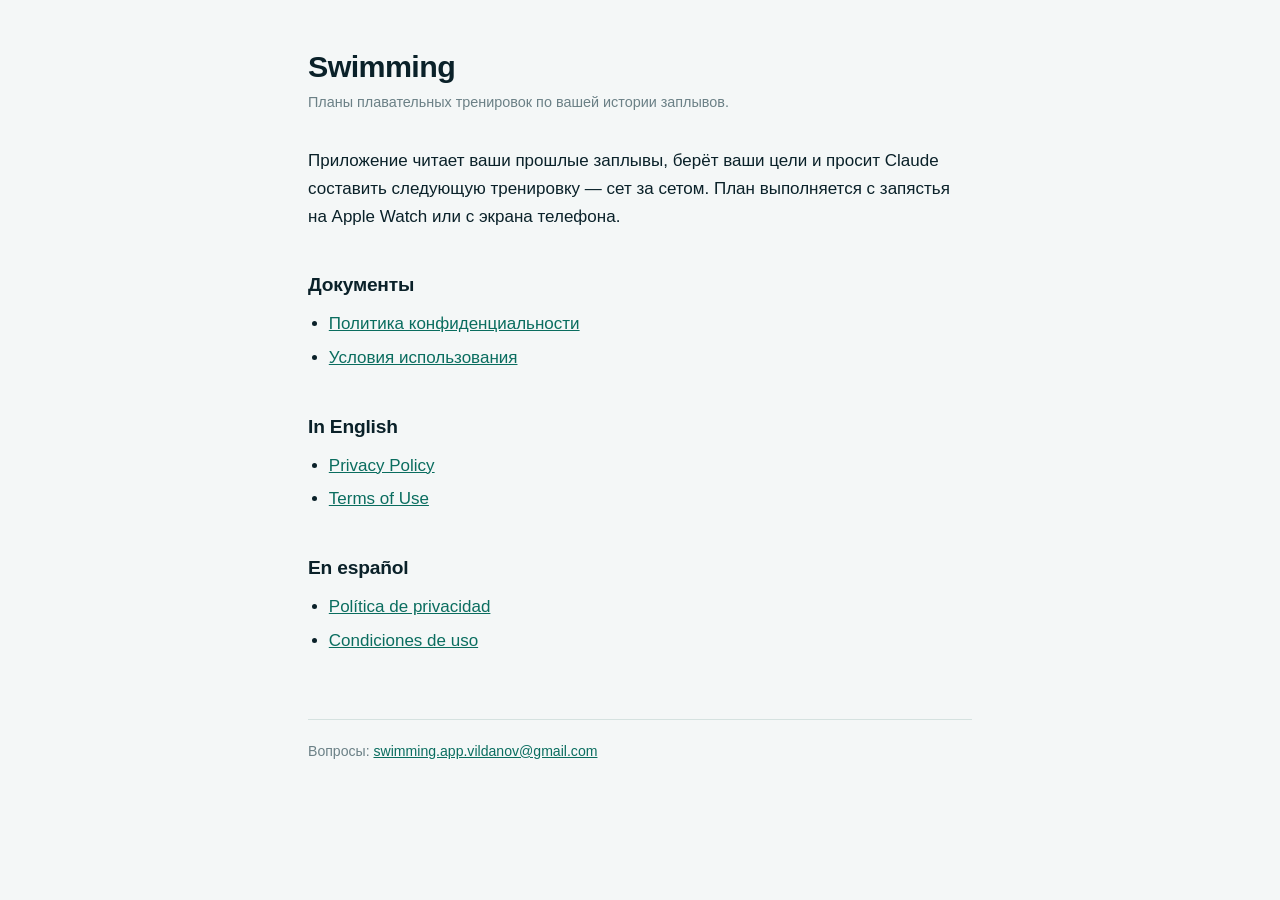
<file: index.html>
<!doctype html>
<html lang="ru">
<head>
<meta charset="utf-8">
<meta name="viewport" content="width=device-width, initial-scale=1">
<title>Swimming</title>
<link rel="stylesheet" href="style.css">
</head>
<body>
<main>

<h1>Swimming</h1>
<p class="updated">Планы плавательных тренировок по вашей истории заплывов.</p>

<p>
  Приложение читает ваши прошлые заплывы, берёт ваши цели и просит Claude составить следующую
  тренировку — сет за сетом. План выполняется с запястья на Apple Watch или с экрана телефона.
</p>

<h2>Документы</h2>
<ul>
  <li><a href="privacy.html">Политика конфиденциальности</a></li>
  <li><a href="terms.html">Условия использования</a></li>
</ul>

<h2 lang="en">In English</h2>
<ul lang="en">
  <li><a href="privacy.html#en">Privacy Policy</a></li>
  <li><a href="terms.html#en">Terms of Use</a></li>
</ul>

<h2 lang="es">En español</h2>
<ul lang="es">
  <li><a href="privacy.html#es">Política de privacidad</a></li>
  <li><a href="terms.html#es">Condiciones de uso</a></li>
</ul>

<footer>
  Вопросы: <a href="mailto:swimming.app.vildanov@gmail.com">swimming.app.vildanov@gmail.com</a>
</footer>

</main>
</body>
</html>
</file>
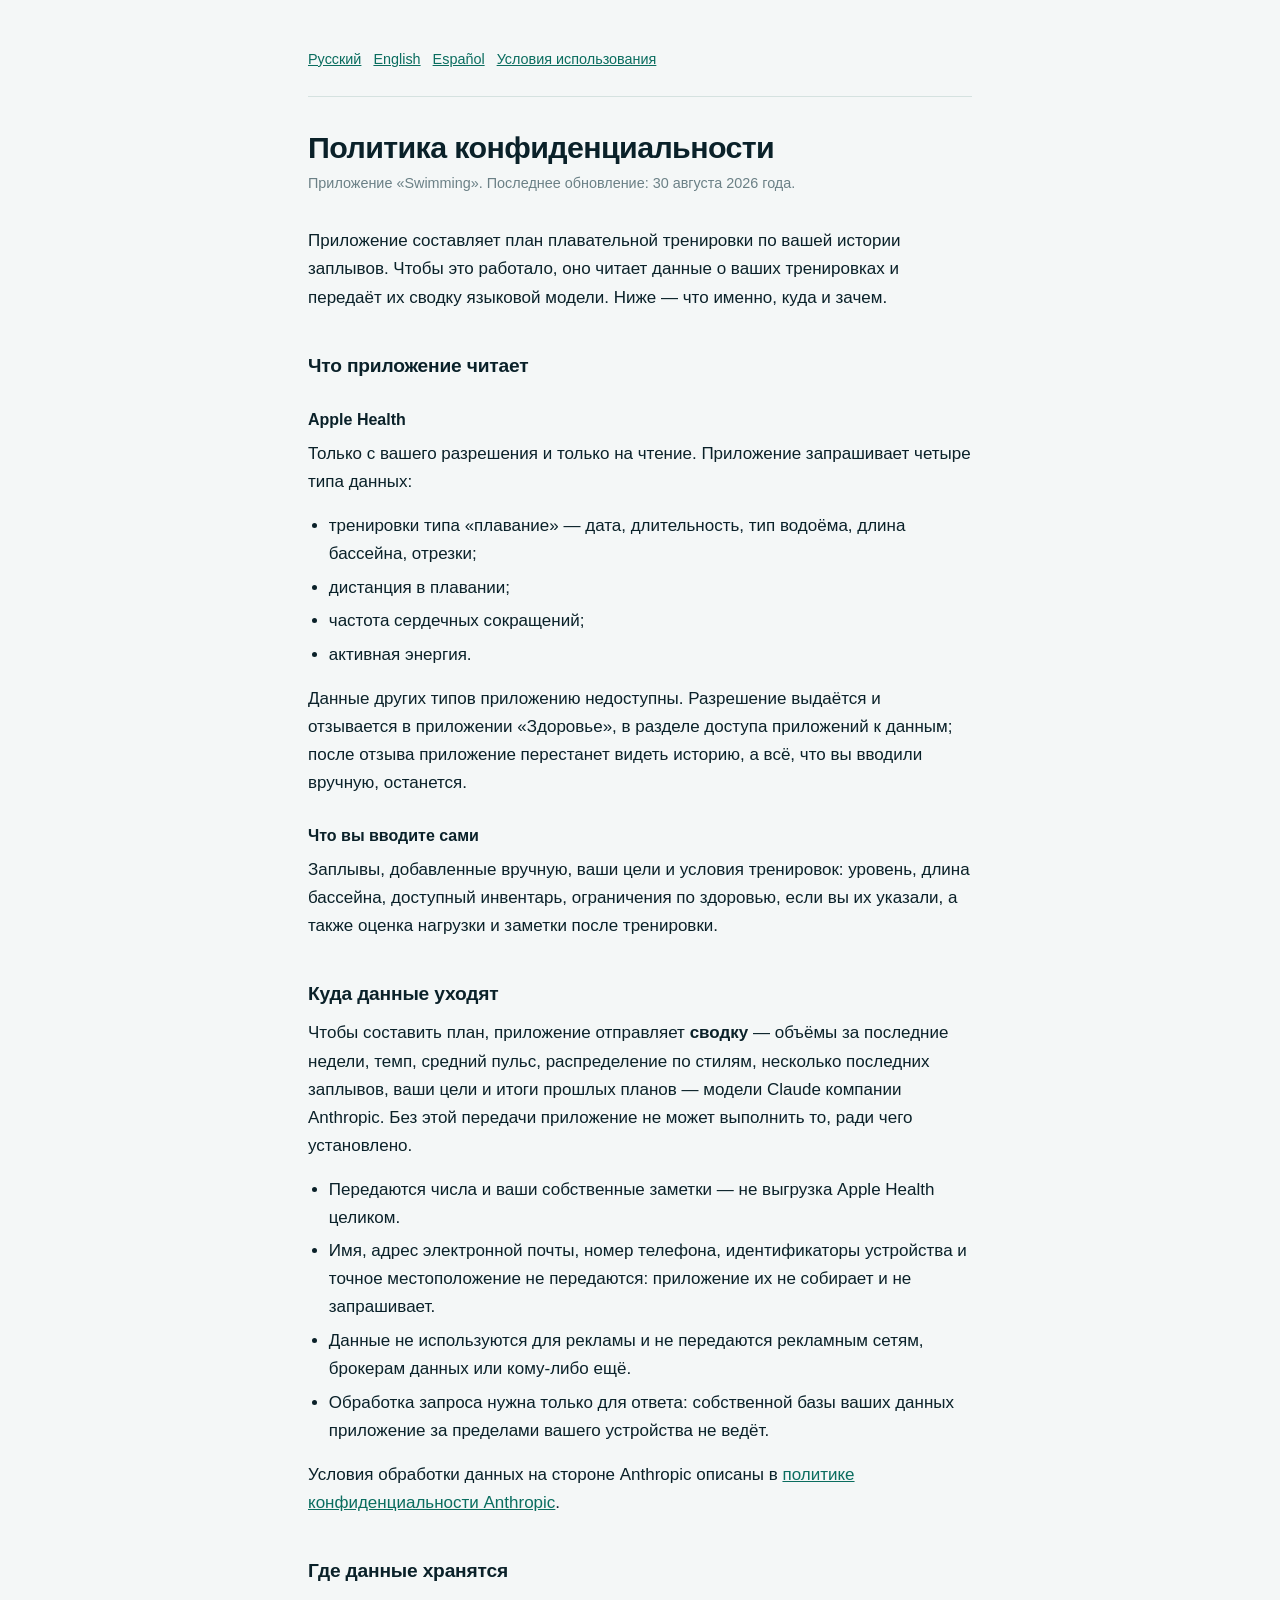
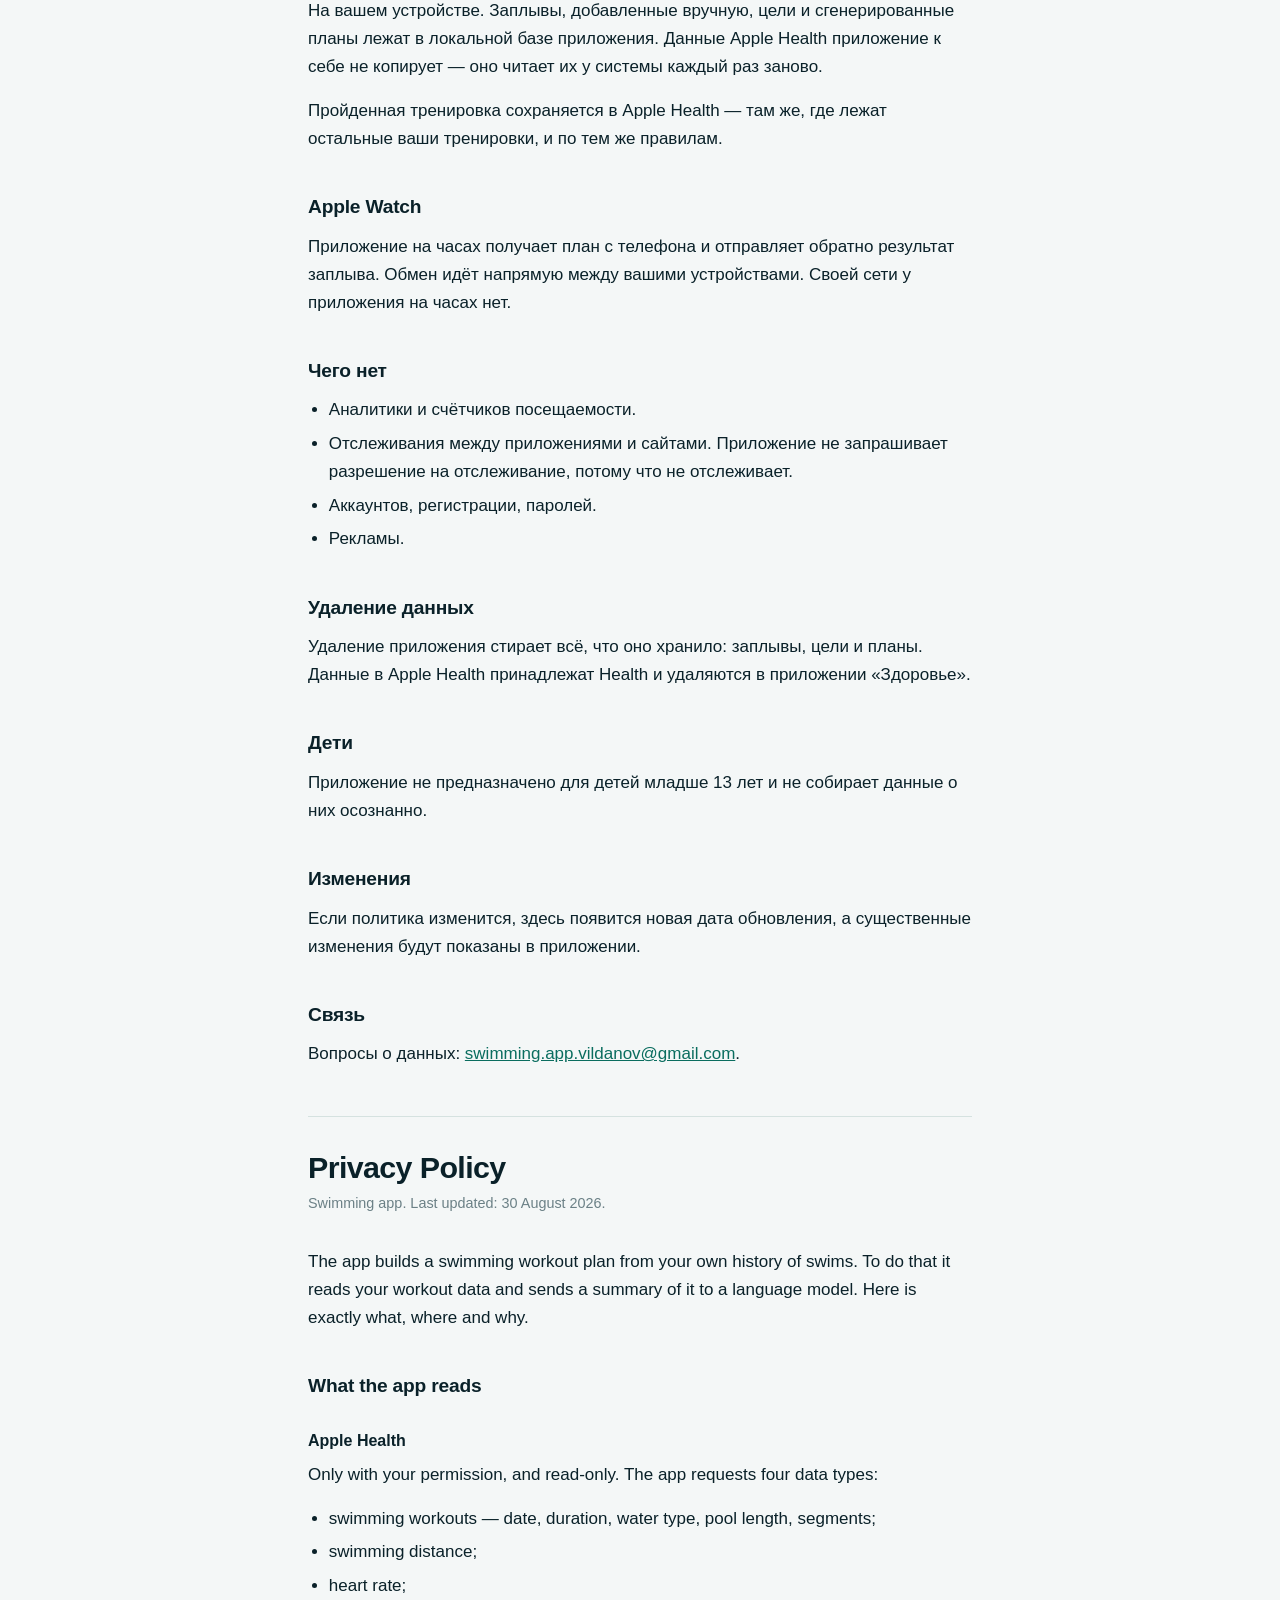
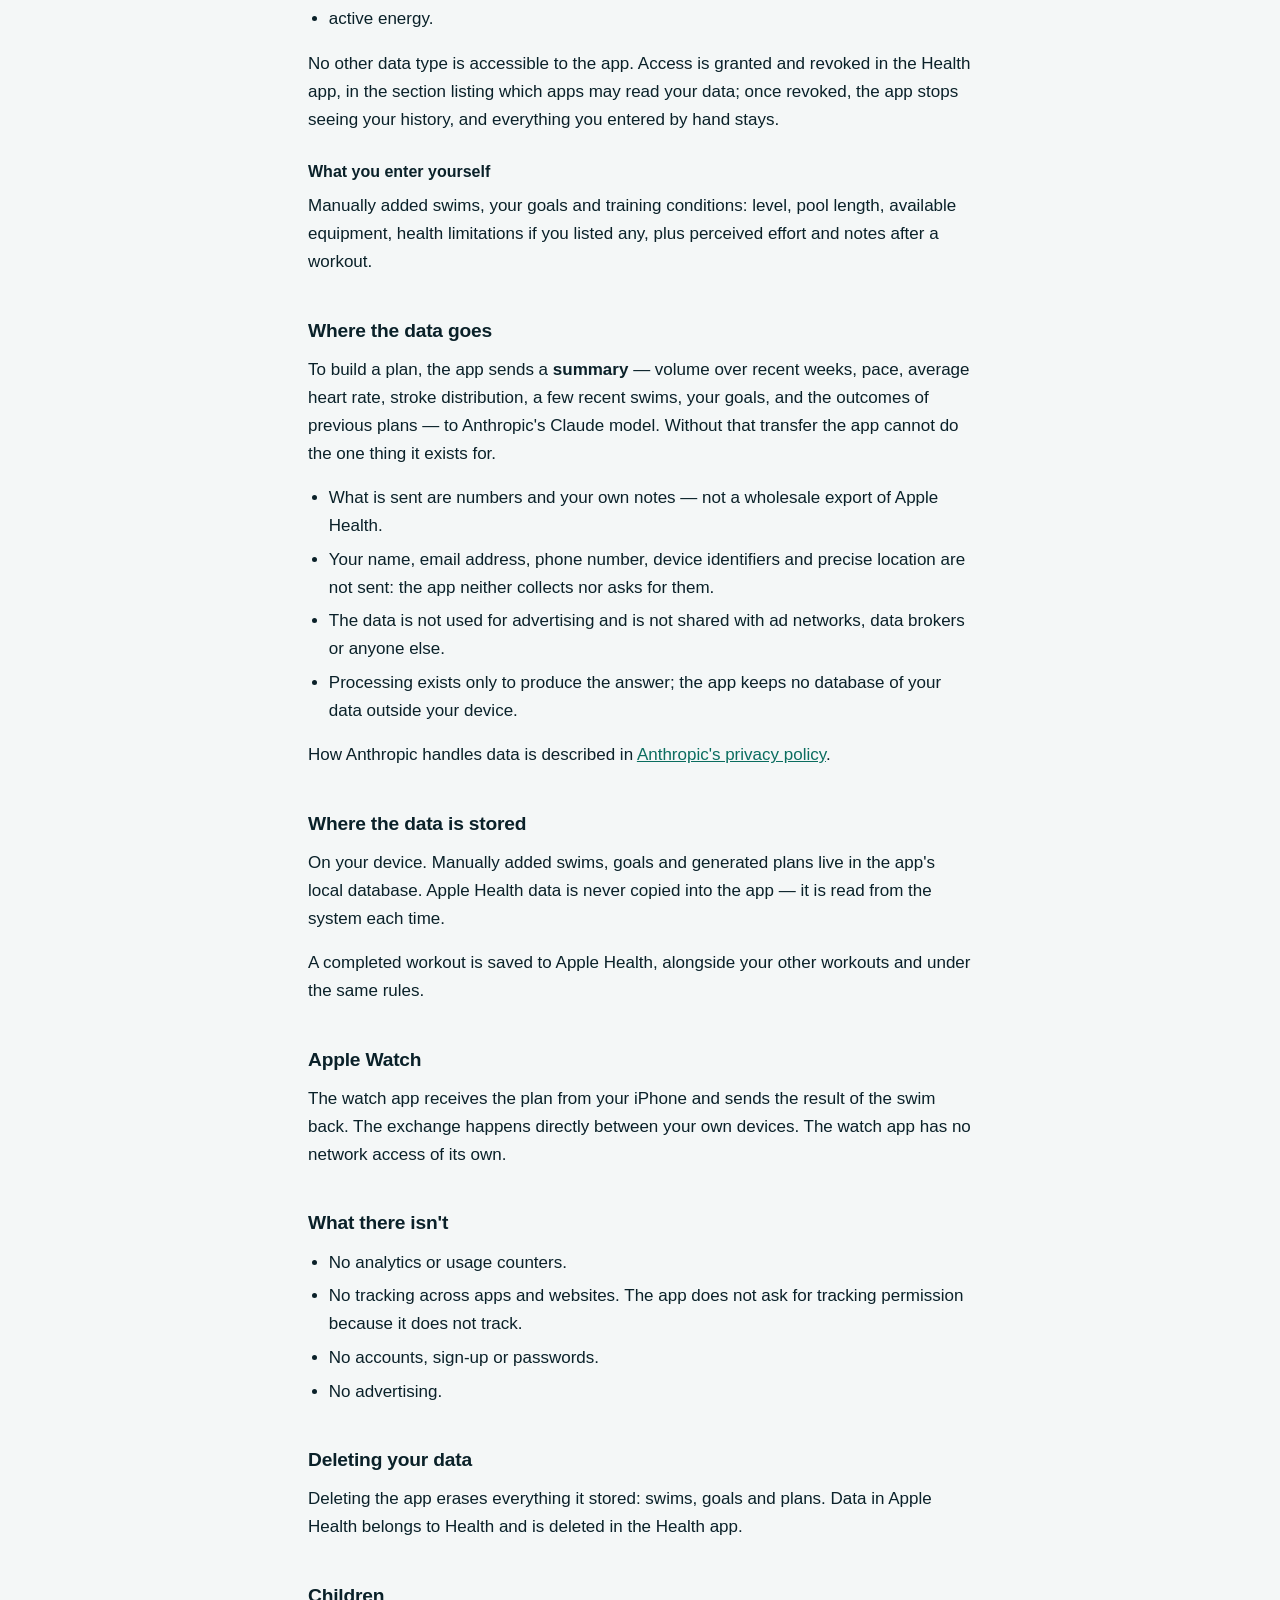
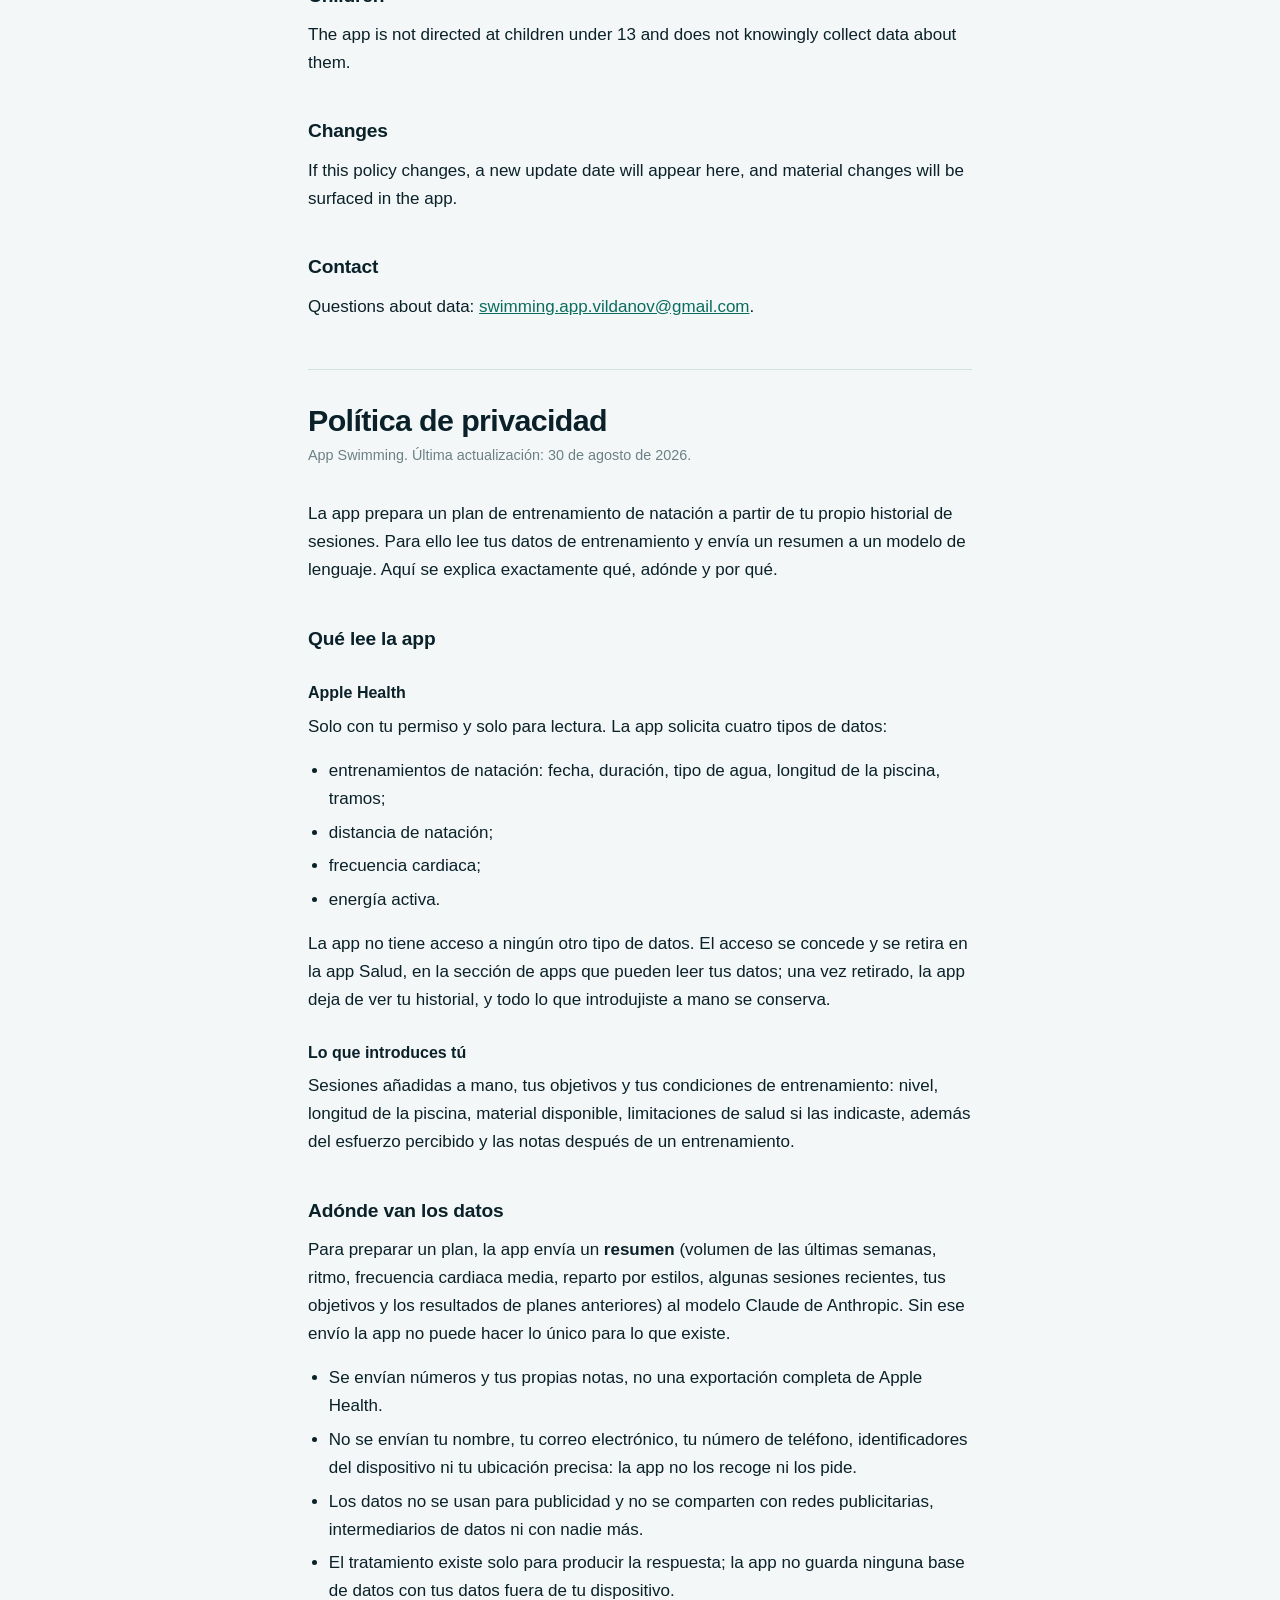
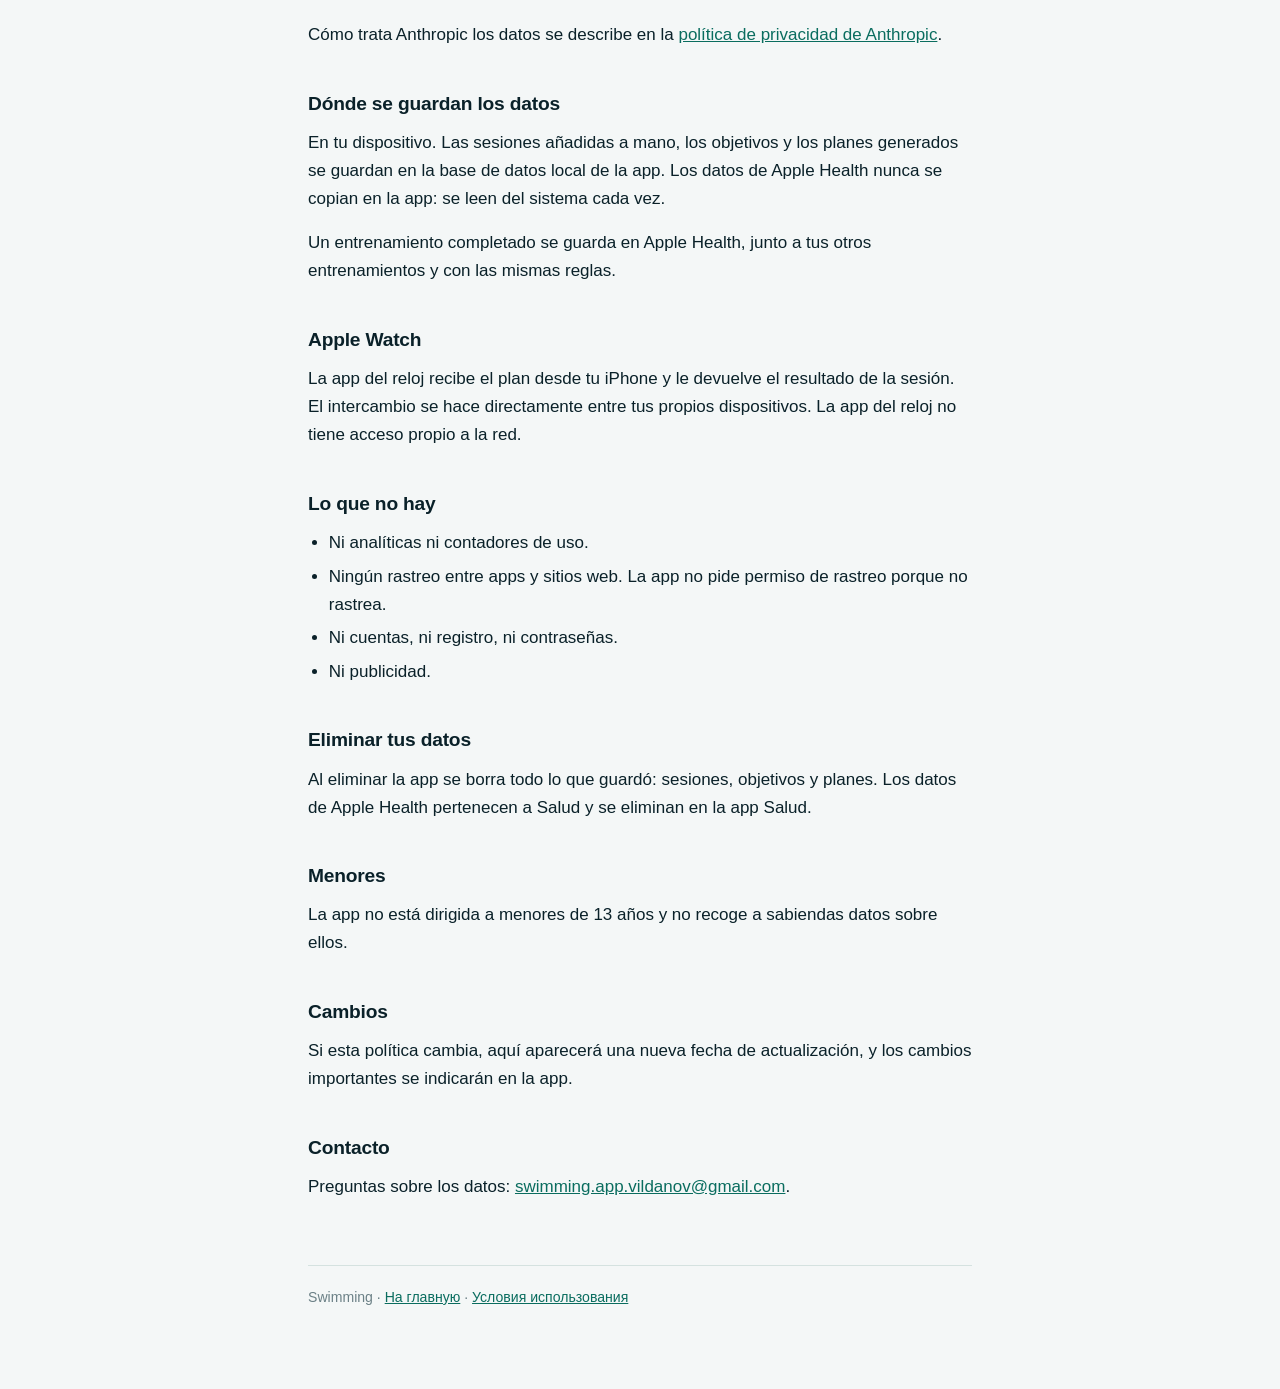
<file: privacy.html>
<!doctype html>
<html lang="ru">
<head>
<meta charset="utf-8">
<meta name="viewport" content="width=device-width, initial-scale=1">
<title>Swimming — Политика конфиденциальности</title>
<link rel="stylesheet" href="style.css">
</head>
<body>
<main>

<nav class="lang">
  <a href="#ru">Русский</a>
  <a href="#en">English</a>
  <a href="#es">Español</a>
  <a href="terms.html">Условия использования</a>
</nav>

<!-- ===================== РУССКИЙ ===================== -->
<section class="section" id="ru">

<h1>Политика конфиденциальности</h1>
<p class="updated">Приложение «Swimming». Последнее обновление: 30 августа 2026 года.</p>

<p>
  Приложение составляет план плавательной тренировки по вашей истории заплывов. Чтобы это
  работало, оно читает данные о ваших тренировках и передаёт их сводку языковой модели.
  Ниже — что именно, куда и зачем.
</p>

<h2>Что приложение читает</h2>

<h3>Apple Health</h3>
<p>Только с вашего разрешения и только на чтение. Приложение запрашивает четыре типа данных:</p>
<ul>
  <li>тренировки типа «плавание» — дата, длительность, тип водоёма, длина бассейна, отрезки;</li>
  <li>дистанция в плавании;</li>
  <li>частота сердечных сокращений;</li>
  <li>активная энергия.</li>
</ul>
<p>
  Данные других типов приложению недоступны. Разрешение выдаётся и отзывается в приложении
  «Здоровье», в разделе доступа приложений к данным; после отзыва приложение перестанет видеть
  историю, а всё, что вы вводили вручную, останется.
</p>

<h3>Что вы вводите сами</h3>
<p>
  Заплывы, добавленные вручную, ваши цели и условия тренировок: уровень, длина бассейна,
  доступный инвентарь, ограничения по здоровью, если вы их указали, а также оценка нагрузки
  и заметки после тренировки.
</p>

<h2>Куда данные уходят</h2>
<p>
  Чтобы составить план, приложение отправляет <strong>сводку</strong> — объёмы за последние недели,
  темп, средний пульс, распределение по стилям, несколько последних заплывов, ваши цели и итоги
  прошлых планов — модели Claude компании Anthropic. Без этой передачи приложение не может
  выполнить то, ради чего установлено.
</p>
<ul>
  <li>Передаются числа и ваши собственные заметки — не выгрузка Apple Health целиком.</li>
  <li>Имя, адрес электронной почты, номер телефона, идентификаторы устройства и точное
      местоположение не передаются: приложение их не собирает и не запрашивает.</li>
  <li>Данные не используются для рекламы и не передаются рекламным сетям, брокерам данных
      или кому-либо ещё.</li>
  <li>Обработка запроса нужна только для ответа: собственной базы ваших данных приложение
      за пределами вашего устройства не ведёт.</li>
</ul>
<p>
  Условия обработки данных на стороне Anthropic описаны в
  <a href="https://www.anthropic.com/legal/privacy">политике конфиденциальности Anthropic</a>.
</p>

<h2>Где данные хранятся</h2>
<p>
  На вашем устройстве. Заплывы, добавленные вручную, цели и сгенерированные планы лежат в локальной
  базе приложения. Данные Apple Health приложение к себе не копирует — оно читает их у системы
  каждый раз заново.
</p>
<p>
  Пройденная тренировка сохраняется в Apple Health — там же, где лежат остальные ваши тренировки,
  и по тем же правилам.
</p>

<h2>Apple Watch</h2>
<p>
  Приложение на часах получает план с телефона и отправляет обратно результат заплыва. Обмен идёт
  напрямую между вашими устройствами. Своей сети у приложения на часах нет.
</p>

<h2>Чего нет</h2>
<ul>
  <li>Аналитики и счётчиков посещаемости.</li>
  <li>Отслеживания между приложениями и сайтами. Приложение не запрашивает разрешение на
      отслеживание, потому что не отслеживает.</li>
  <li>Аккаунтов, регистрации, паролей.</li>
  <li>Рекламы.</li>
</ul>

<h2>Удаление данных</h2>
<p>
  Удаление приложения стирает всё, что оно хранило: заплывы, цели и планы. Данные в Apple Health
  принадлежат Health и удаляются в приложении «Здоровье».
</p>

<h2>Дети</h2>
<p>
  Приложение не предназначено для детей младше 13 лет и не собирает данные о них осознанно.
</p>

<h2>Изменения</h2>
<p>
  Если политика изменится, здесь появится новая дата обновления, а существенные изменения будут
  показаны в приложении.
</p>

<h2>Связь</h2>
<p>
  Вопросы о данных: <a href="mailto:swimming.app.vildanov@gmail.com">swimming.app.vildanov@gmail.com</a>.
</p>

</section>

<!-- ===================== ENGLISH ===================== -->
<section class="section" id="en" lang="en">

<h1>Privacy Policy</h1>
<p class="updated">Swimming app. Last updated: 30 August 2026.</p>

<p>
  The app builds a swimming workout plan from your own history of swims. To do that it reads your
  workout data and sends a summary of it to a language model. Here is exactly what, where and why.
</p>

<h2>What the app reads</h2>

<h3>Apple Health</h3>
<p>Only with your permission, and read-only. The app requests four data types:</p>
<ul>
  <li>swimming workouts — date, duration, water type, pool length, segments;</li>
  <li>swimming distance;</li>
  <li>heart rate;</li>
  <li>active energy.</li>
</ul>
<p>
  No other data type is accessible to the app. Access is granted and revoked in the Health app,
  in the section listing which apps may read your data; once revoked, the app stops seeing your
  history, and everything you entered by hand stays.
</p>

<h3>What you enter yourself</h3>
<p>
  Manually added swims, your goals and training conditions: level, pool length, available equipment,
  health limitations if you listed any, plus perceived effort and notes after a workout.
</p>

<h2>Where the data goes</h2>
<p>
  To build a plan, the app sends a <strong>summary</strong> — volume over recent weeks, pace, average
  heart rate, stroke distribution, a few recent swims, your goals, and the outcomes of previous plans
  — to Anthropic's Claude model. Without that transfer the app cannot do the one thing it exists for.
</p>
<ul>
  <li>What is sent are numbers and your own notes — not a wholesale export of Apple Health.</li>
  <li>Your name, email address, phone number, device identifiers and precise location are not sent:
      the app neither collects nor asks for them.</li>
  <li>The data is not used for advertising and is not shared with ad networks, data brokers or
      anyone else.</li>
  <li>Processing exists only to produce the answer; the app keeps no database of your data outside
      your device.</li>
</ul>
<p>
  How Anthropic handles data is described in
  <a href="https://www.anthropic.com/legal/privacy">Anthropic's privacy policy</a>.
</p>

<h2>Where the data is stored</h2>
<p>
  On your device. Manually added swims, goals and generated plans live in the app's local database.
  Apple Health data is never copied into the app — it is read from the system each time.
</p>
<p>
  A completed workout is saved to Apple Health, alongside your other workouts and under the same
  rules.
</p>

<h2>Apple Watch</h2>
<p>
  The watch app receives the plan from your iPhone and sends the result of the swim back. The
  exchange happens directly between your own devices. The watch app has no network access of its own.
</p>

<h2>What there isn't</h2>
<ul>
  <li>No analytics or usage counters.</li>
  <li>No tracking across apps and websites. The app does not ask for tracking permission because
      it does not track.</li>
  <li>No accounts, sign-up or passwords.</li>
  <li>No advertising.</li>
</ul>

<h2>Deleting your data</h2>
<p>
  Deleting the app erases everything it stored: swims, goals and plans. Data in Apple Health belongs
  to Health and is deleted in the Health app.
</p>

<h2>Children</h2>
<p>
  The app is not directed at children under 13 and does not knowingly collect data about them.
</p>

<h2>Changes</h2>
<p>
  If this policy changes, a new update date will appear here, and material changes will be surfaced
  in the app.
</p>

<h2>Contact</h2>
<p>
  Questions about data: <a href="mailto:swimming.app.vildanov@gmail.com">swimming.app.vildanov@gmail.com</a>.
</p>

</section>

<!-- ===================== ESPAÑOL ===================== -->
<section class="section" id="es" lang="es">

<h1>Política de privacidad</h1>
<p class="updated">App Swimming. Última actualización: 30 de agosto de 2026.</p>

<p>
  La app prepara un plan de entrenamiento de natación a partir de tu propio historial de sesiones.
  Para ello lee tus datos de entrenamiento y envía un resumen a un modelo de lenguaje. Aquí se
  explica exactamente qué, adónde y por qué.
</p>

<h2>Qué lee la app</h2>

<h3>Apple Health</h3>
<p>Solo con tu permiso y solo para lectura. La app solicita cuatro tipos de datos:</p>
<ul>
  <li>entrenamientos de natación: fecha, duración, tipo de agua, longitud de la piscina, tramos;</li>
  <li>distancia de natación;</li>
  <li>frecuencia cardiaca;</li>
  <li>energía activa.</li>
</ul>
<p>
  La app no tiene acceso a ningún otro tipo de datos. El acceso se concede y se retira en la app
  Salud, en la sección de apps que pueden leer tus datos; una vez retirado, la app deja de ver tu
  historial, y todo lo que introdujiste a mano se conserva.
</p>

<h3>Lo que introduces tú</h3>
<p>
  Sesiones añadidas a mano, tus objetivos y tus condiciones de entrenamiento: nivel, longitud de la
  piscina, material disponible, limitaciones de salud si las indicaste, además del esfuerzo
  percibido y las notas después de un entrenamiento.
</p>

<h2>Adónde van los datos</h2>
<p>
  Para preparar un plan, la app envía un <strong>resumen</strong> (volumen de las últimas semanas,
  ritmo, frecuencia cardiaca media, reparto por estilos, algunas sesiones recientes, tus objetivos y
  los resultados de planes anteriores) al modelo Claude de Anthropic. Sin ese envío la app no puede
  hacer lo único para lo que existe.
</p>
<ul>
  <li>Se envían números y tus propias notas, no una exportación completa de Apple Health.</li>
  <li>No se envían tu nombre, tu correo electrónico, tu número de teléfono, identificadores del
      dispositivo ni tu ubicación precisa: la app no los recoge ni los pide.</li>
  <li>Los datos no se usan para publicidad y no se comparten con redes publicitarias,
      intermediarios de datos ni con nadie más.</li>
  <li>El tratamiento existe solo para producir la respuesta; la app no guarda ninguna base de datos
      con tus datos fuera de tu dispositivo.</li>
</ul>
<p>
  Cómo trata Anthropic los datos se describe en la
  <a href="https://www.anthropic.com/legal/privacy">política de privacidad de Anthropic</a>.
</p>

<h2>Dónde se guardan los datos</h2>
<p>
  En tu dispositivo. Las sesiones añadidas a mano, los objetivos y los planes generados se guardan
  en la base de datos local de la app. Los datos de Apple Health nunca se copian en la app: se leen
  del sistema cada vez.
</p>
<p>
  Un entrenamiento completado se guarda en Apple Health, junto a tus otros entrenamientos y con las
  mismas reglas.
</p>

<h2>Apple Watch</h2>
<p>
  La app del reloj recibe el plan desde tu iPhone y le devuelve el resultado de la sesión. El
  intercambio se hace directamente entre tus propios dispositivos. La app del reloj no tiene acceso
  propio a la red.
</p>

<h2>Lo que no hay</h2>
<ul>
  <li>Ni analíticas ni contadores de uso.</li>
  <li>Ningún rastreo entre apps y sitios web. La app no pide permiso de rastreo porque no rastrea.</li>
  <li>Ni cuentas, ni registro, ni contraseñas.</li>
  <li>Ni publicidad.</li>
</ul>

<h2>Eliminar tus datos</h2>
<p>
  Al eliminar la app se borra todo lo que guardó: sesiones, objetivos y planes. Los datos de Apple
  Health pertenecen a Salud y se eliminan en la app Salud.
</p>

<h2>Menores</h2>
<p>
  La app no está dirigida a menores de 13 años y no recoge a sabiendas datos sobre ellos.
</p>

<h2>Cambios</h2>
<p>
  Si esta política cambia, aquí aparecerá una nueva fecha de actualización, y los cambios
  importantes se indicarán en la app.
</p>

<h2>Contacto</h2>
<p>
  Preguntas sobre los datos: <a href="mailto:swimming.app.vildanov@gmail.com">swimming.app.vildanov@gmail.com</a>.
</p>

</section>

<footer>
  Swimming · <a href="index.html">На главную</a> · <a href="terms.html">Условия использования</a>
</footer>

</main>
</body>
</html>
</file>
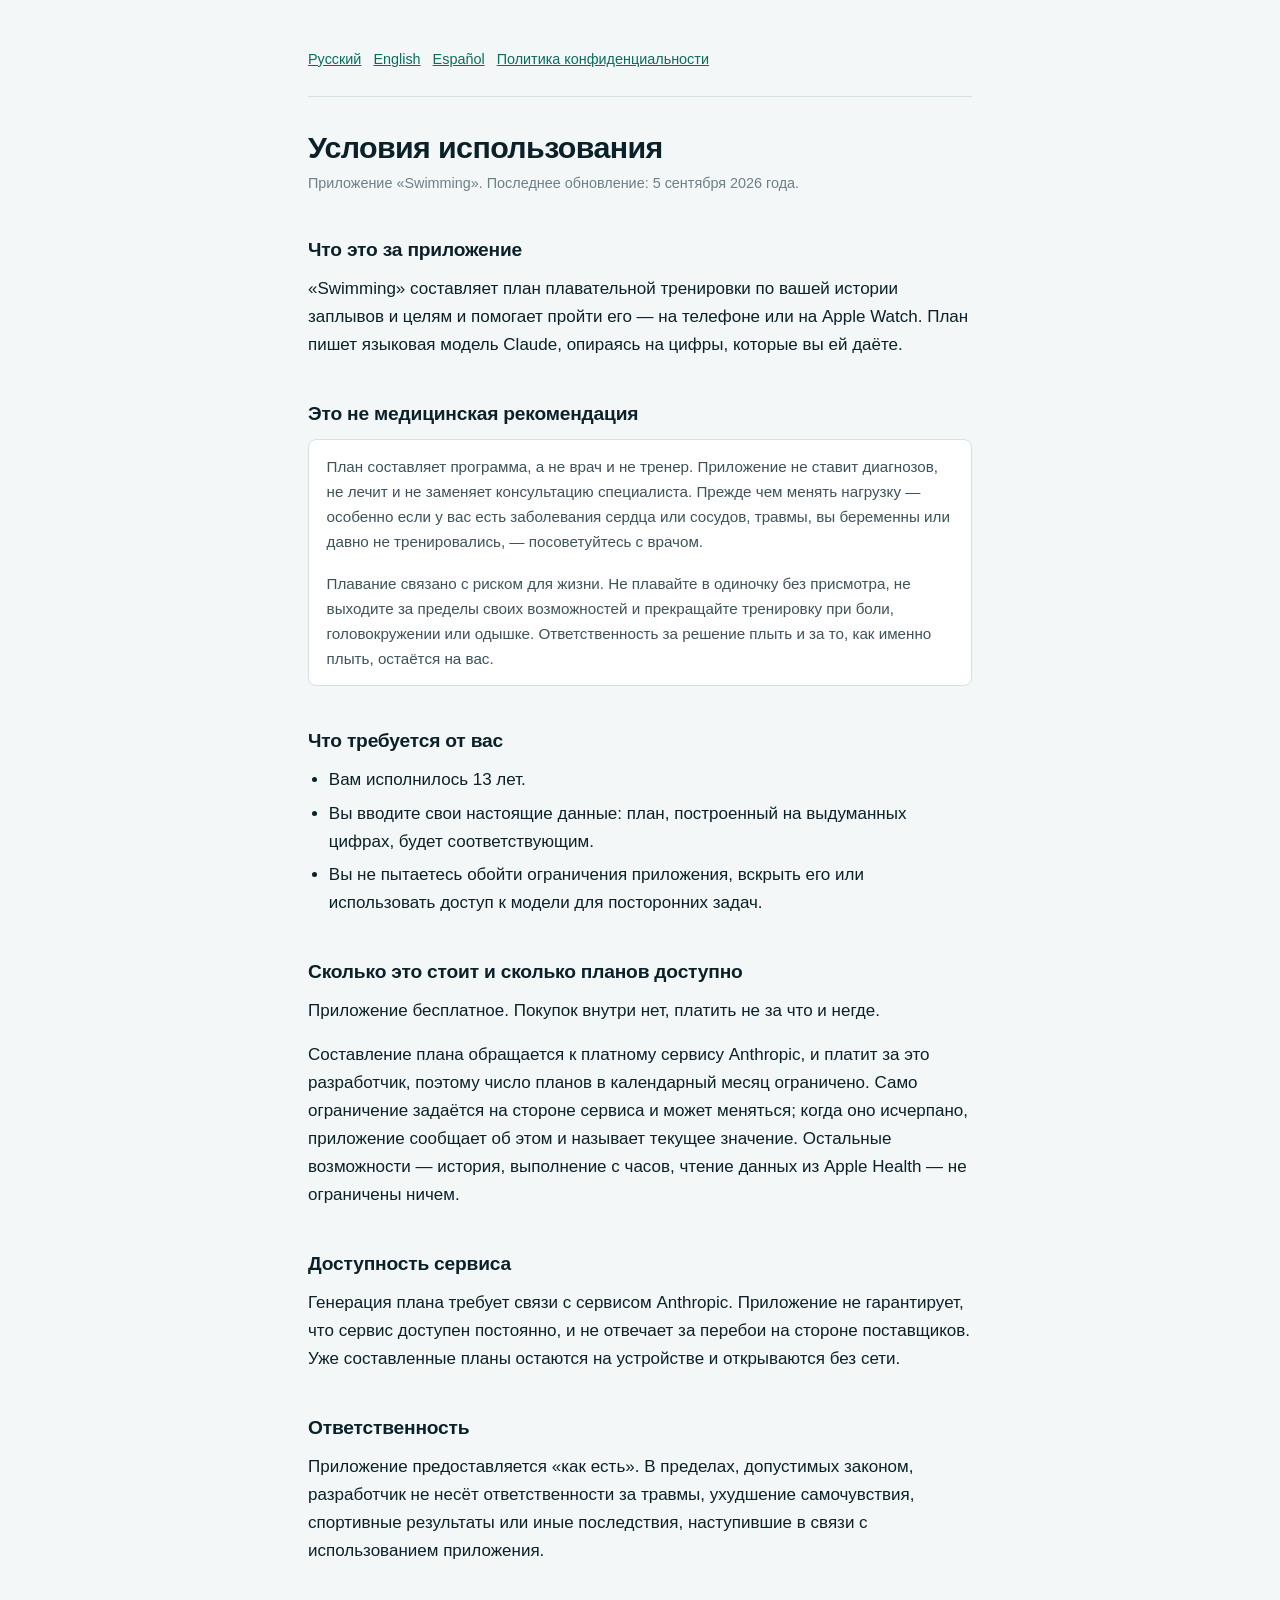
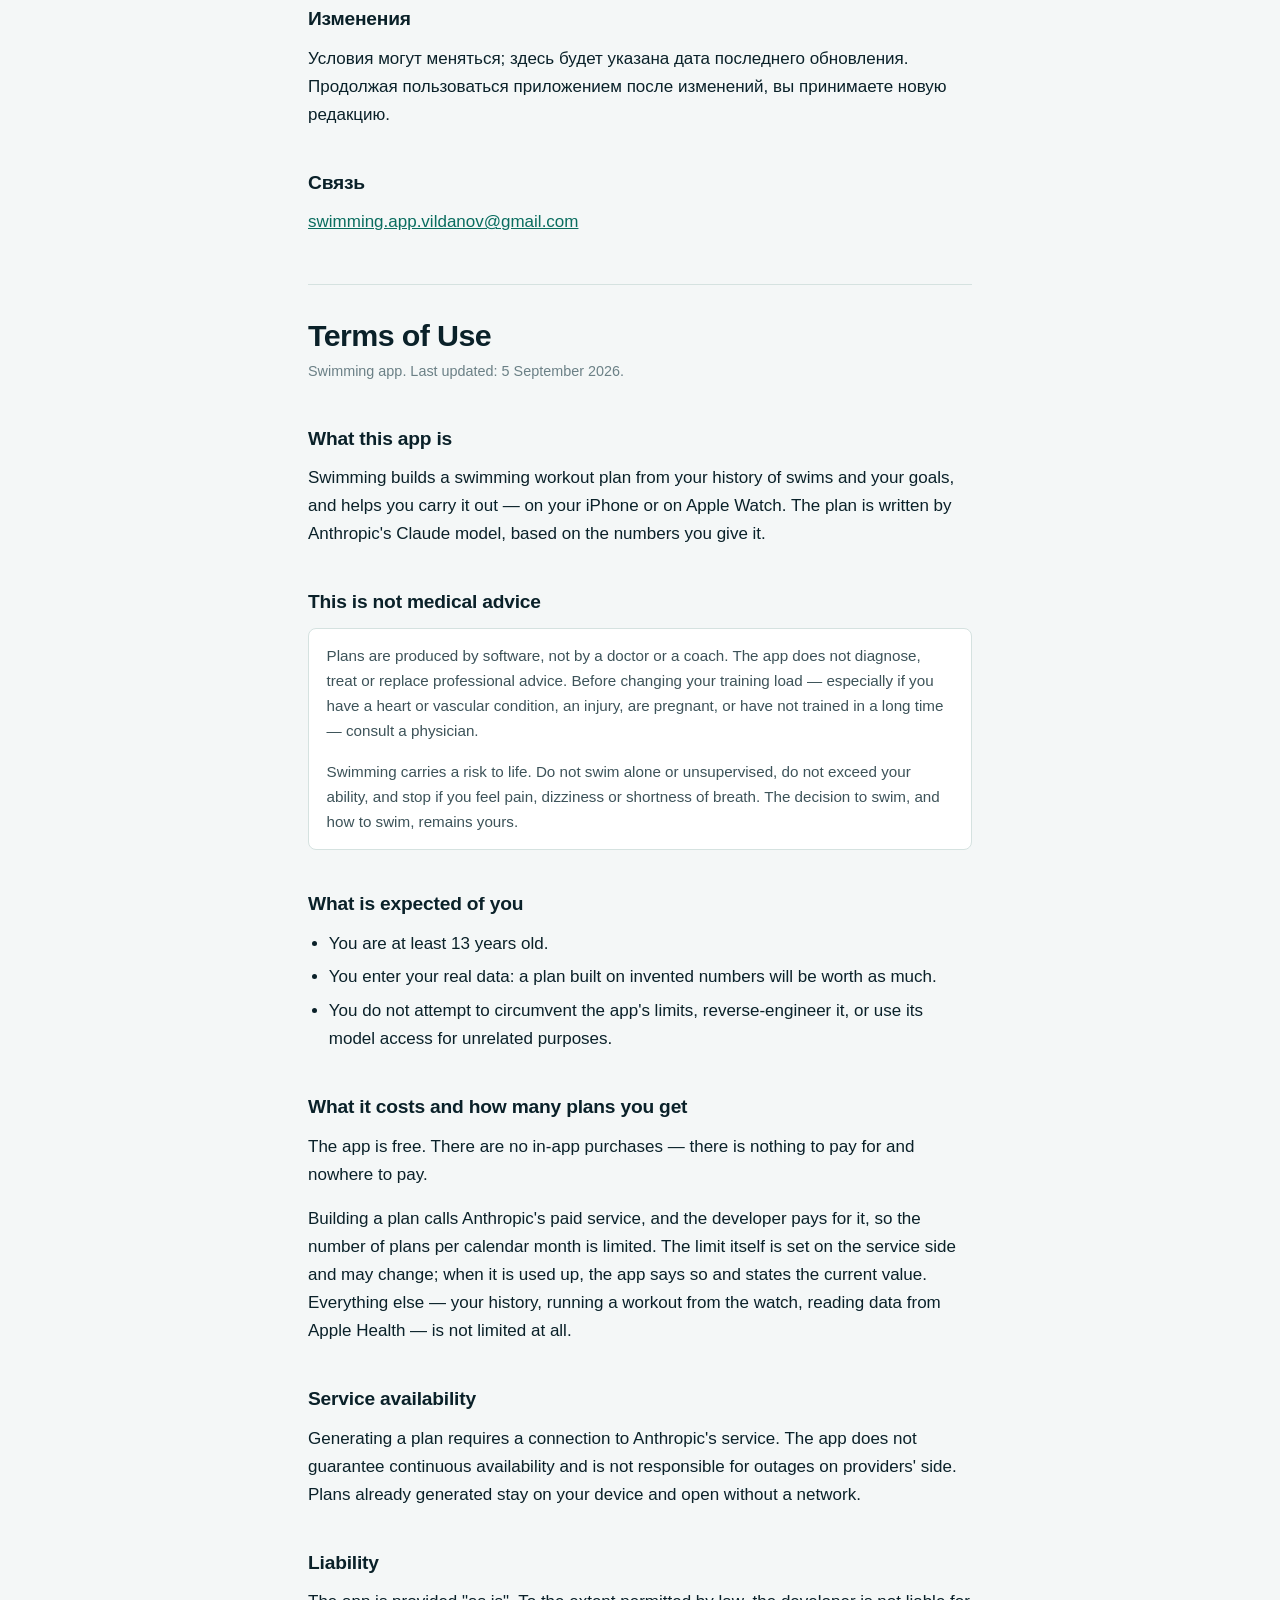
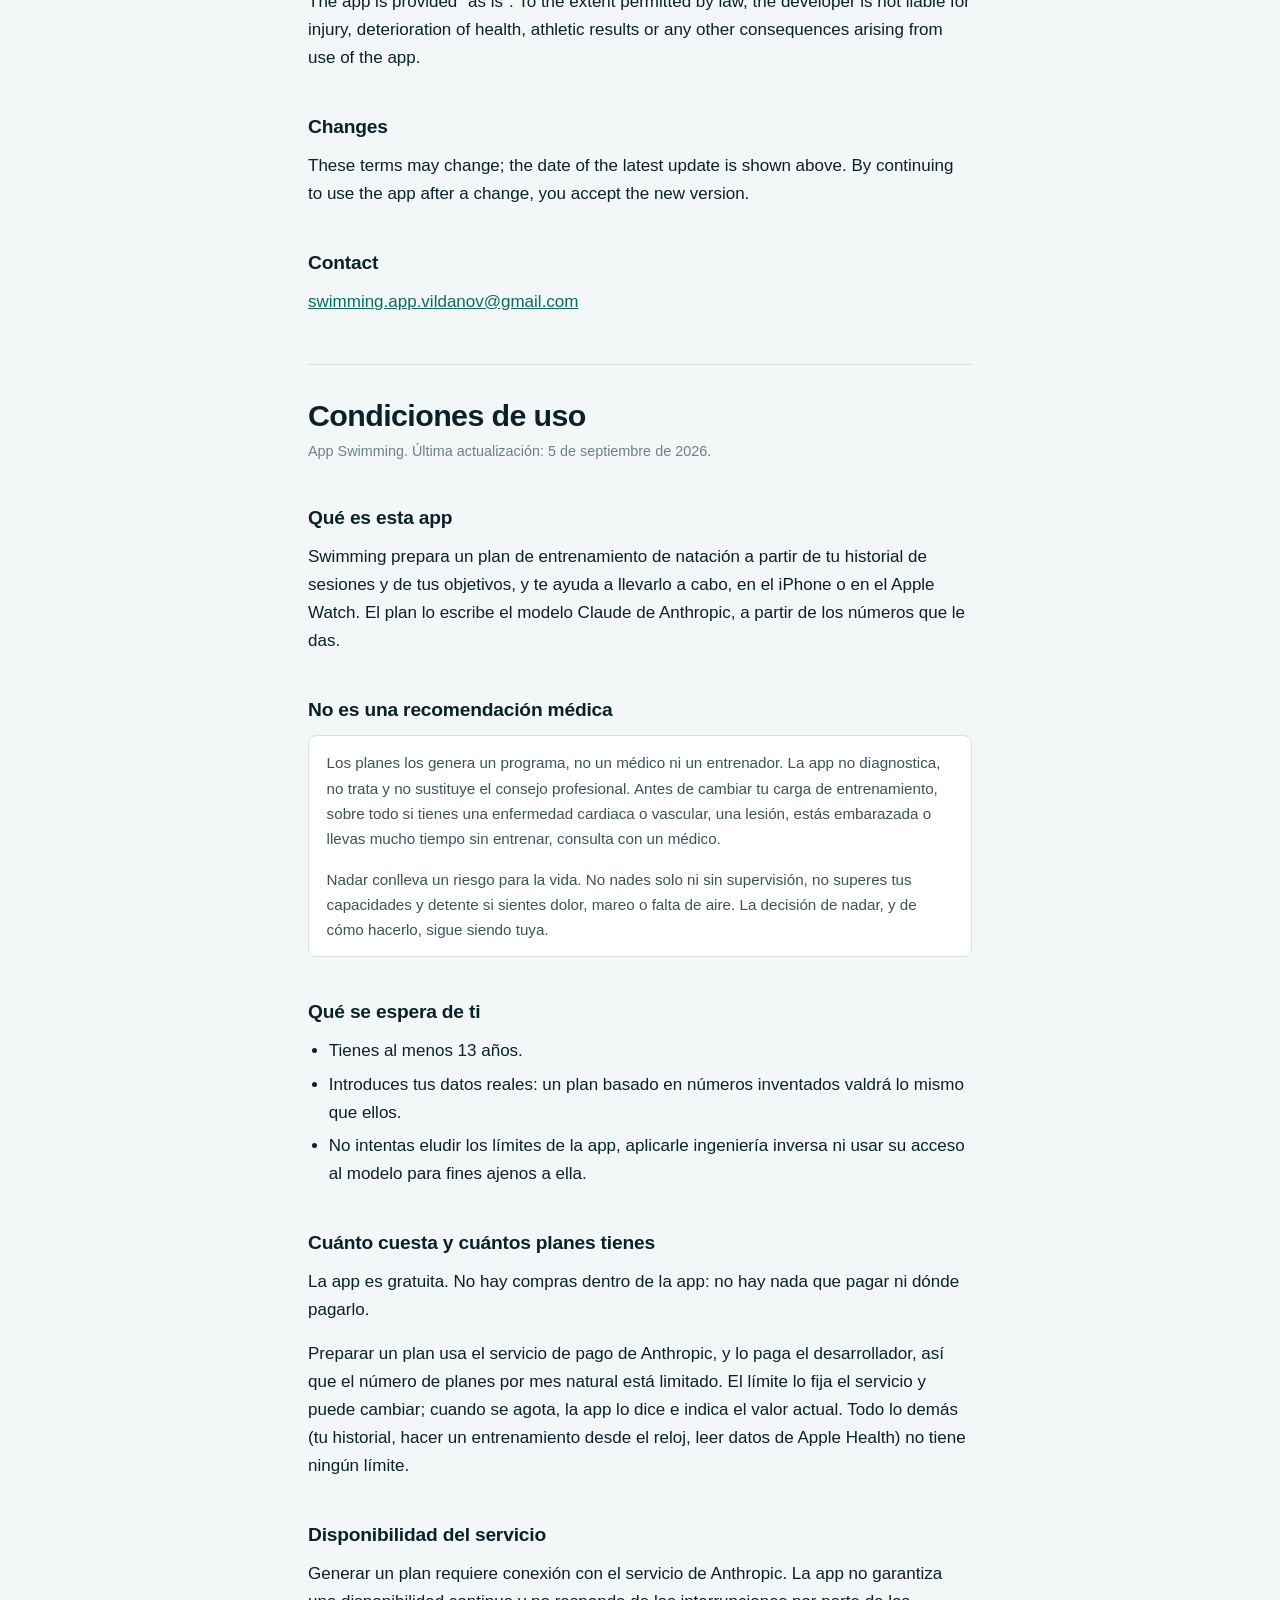
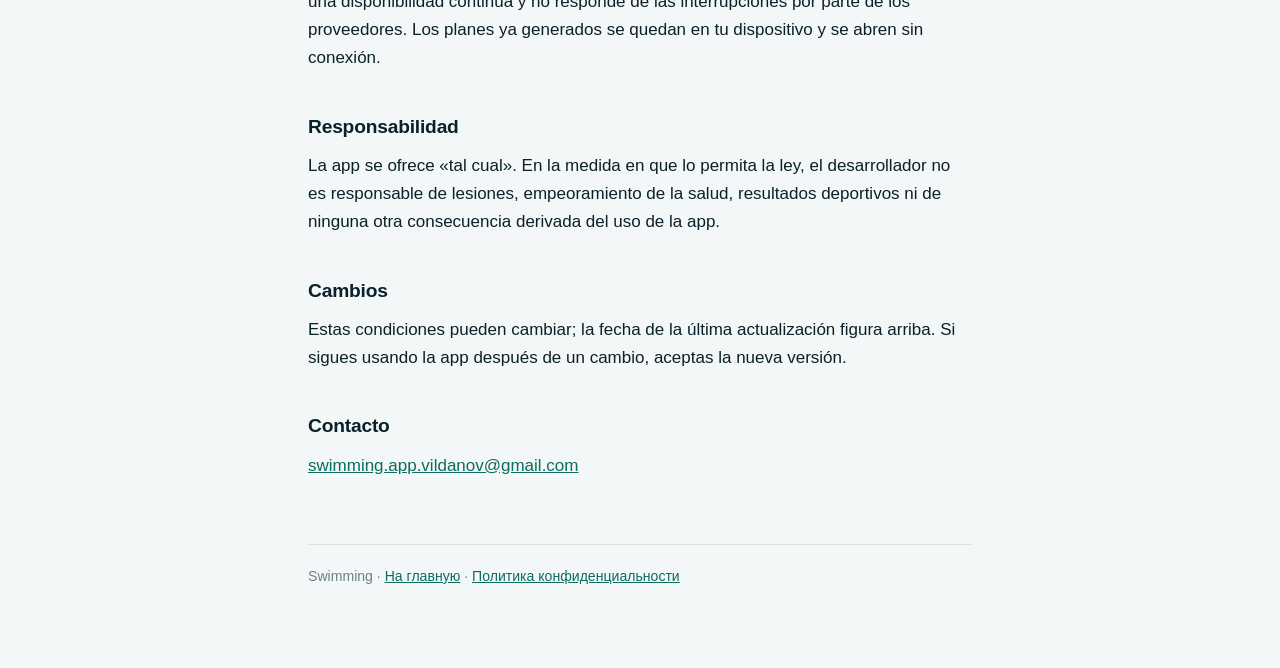
<file: terms.html>
<!doctype html>
<html lang="ru">
<head>
<meta charset="utf-8">
<meta name="viewport" content="width=device-width, initial-scale=1">
<title>Swimming — Условия использования</title>
<link rel="stylesheet" href="style.css">
</head>
<body>
<main>

<nav class="lang">
  <a href="#ru">Русский</a>
  <a href="#en">English</a>
  <a href="#es">Español</a>
  <a href="privacy.html">Политика конфиденциальности</a>
</nav>

<!-- ===================== РУССКИЙ ===================== -->
<section class="section" id="ru">

<h1>Условия использования</h1>
<p class="updated">Приложение «Swimming». Последнее обновление: 5 сентября 2026 года.</p>

<h2>Что это за приложение</h2>
<p>
  «Swimming» составляет план плавательной тренировки по вашей истории заплывов и целям и помогает
  пройти его — на телефоне или на Apple Watch. План пишет языковая модель Claude, опираясь на цифры,
  которые вы ей даёте.
</p>

<h2 id="ru-health">Это не медицинская рекомендация</h2>
<div class="note">
  <p>
    План составляет программа, а не врач и не тренер. Приложение не ставит диагнозов, не лечит и не
    заменяет консультацию специалиста. Прежде чем менять нагрузку — особенно если у вас есть
    заболевания сердца или сосудов, травмы, вы беременны или давно не тренировались, — посоветуйтесь
    с врачом.
  </p>
  <p style="margin-bottom:0">
    Плавание связано с риском для жизни. Не плавайте в одиночку без присмотра, не выходите за
    пределы своих возможностей и прекращайте тренировку при боли, головокружении или одышке.
    Ответственность за решение плыть и за то, как именно плыть, остаётся на вас.
  </p>
</div>

<h2>Что требуется от вас</h2>
<ul>
  <li>Вам исполнилось 13 лет.</li>
  <li>Вы вводите свои настоящие данные: план, построенный на выдуманных цифрах, будет
      соответствующим.</li>
  <li>Вы не пытаетесь обойти ограничения приложения, вскрыть его или использовать доступ к модели
      для посторонних задач.</li>
</ul>

<h2>Сколько это стоит и сколько планов доступно</h2>
<p>
  Приложение бесплатное. Покупок внутри нет, платить не за что и негде.
</p>
<p>
  Составление плана обращается к платному сервису Anthropic, и платит за это разработчик, поэтому
  число планов в календарный месяц ограничено. Само ограничение задаётся на стороне сервиса и
  может меняться; когда оно исчерпано, приложение сообщает об этом и называет текущее значение.
  Остальные возможности — история, выполнение с часов, чтение данных из Apple Health — не
  ограничены ничем.
</p>

<h2>Доступность сервиса</h2>
<p>
  Генерация плана требует связи с сервисом Anthropic. Приложение не гарантирует, что сервис доступен
  постоянно, и не отвечает за перебои на стороне поставщиков. Уже составленные планы остаются
  на устройстве и открываются без сети.
</p>

<h2>Ответственность</h2>
<p>
  Приложение предоставляется «как есть». В пределах, допустимых законом, разработчик не несёт
  ответственности за травмы, ухудшение самочувствия, спортивные результаты или иные последствия,
  наступившие в связи с использованием приложения.
</p>

<h2>Изменения</h2>
<p>
  Условия могут меняться; здесь будет указана дата последнего обновления. Продолжая пользоваться
  приложением после изменений, вы принимаете новую редакцию.
</p>

<h2>Связь</h2>
<p><a href="mailto:swimming.app.vildanov@gmail.com">swimming.app.vildanov@gmail.com</a></p>

</section>

<!-- ===================== ENGLISH ===================== -->
<section class="section" id="en" lang="en">

<h1>Terms of Use</h1>
<p class="updated">Swimming app. Last updated: 5 September 2026.</p>

<h2>What this app is</h2>
<p>
  Swimming builds a swimming workout plan from your history of swims and your goals, and helps you
  carry it out — on your iPhone or on Apple Watch. The plan is written by Anthropic's Claude model,
  based on the numbers you give it.
</p>

<h2 id="en-health">This is not medical advice</h2>
<div class="note">
  <p>
    Plans are produced by software, not by a doctor or a coach. The app does not diagnose, treat or
    replace professional advice. Before changing your training load — especially if you have a heart
    or vascular condition, an injury, are pregnant, or have not trained in a long time — consult a
    physician.
  </p>
  <p style="margin-bottom:0">
    Swimming carries a risk to life. Do not swim alone or unsupervised, do not exceed your ability,
    and stop if you feel pain, dizziness or shortness of breath. The decision to swim, and how to
    swim, remains yours.
  </p>
</div>

<h2>What is expected of you</h2>
<ul>
  <li>You are at least 13 years old.</li>
  <li>You enter your real data: a plan built on invented numbers will be worth as much.</li>
  <li>You do not attempt to circumvent the app's limits, reverse-engineer it, or use its model
      access for unrelated purposes.</li>
</ul>

<h2>What it costs and how many plans you get</h2>
<p>
  The app is free. There are no in-app purchases — there is nothing to pay for and nowhere to pay.
</p>
<p>
  Building a plan calls Anthropic's paid service, and the developer pays for it, so the number of
  plans per calendar month is limited. The limit itself is set on the service side and may change;
  when it is used up, the app says so and states the current value. Everything else — your history,
  running a workout from the watch, reading data from Apple Health — is not limited at all.
</p>

<h2>Service availability</h2>
<p>
  Generating a plan requires a connection to Anthropic's service. The app does not guarantee
  continuous availability and is not responsible for outages on providers' side. Plans already
  generated stay on your device and open without a network.
</p>

<h2>Liability</h2>
<p>
  The app is provided "as is". To the extent permitted by law, the developer is not liable for
  injury, deterioration of health, athletic results or any other consequences arising from use of
  the app.
</p>

<h2>Changes</h2>
<p>
  These terms may change; the date of the latest update is shown above. By continuing to use the app
  after a change, you accept the new version.
</p>

<h2>Contact</h2>
<p><a href="mailto:swimming.app.vildanov@gmail.com">swimming.app.vildanov@gmail.com</a></p>

</section>

<!-- ===================== ESPAÑOL ===================== -->
<section class="section" id="es" lang="es">

<h1>Condiciones de uso</h1>
<p class="updated">App Swimming. Última actualización: 5 de septiembre de 2026.</p>

<h2>Qué es esta app</h2>
<p>
  Swimming prepara un plan de entrenamiento de natación a partir de tu historial de sesiones y de
  tus objetivos, y te ayuda a llevarlo a cabo, en el iPhone o en el Apple Watch. El plan lo escribe
  el modelo Claude de Anthropic, a partir de los números que le das.
</p>

<h2 id="es-health">No es una recomendación médica</h2>
<div class="note">
  <p>
    Los planes los genera un programa, no un médico ni un entrenador. La app no diagnostica, no
    trata y no sustituye el consejo profesional. Antes de cambiar tu carga de entrenamiento, sobre
    todo si tienes una enfermedad cardiaca o vascular, una lesión, estás embarazada o llevas mucho
    tiempo sin entrenar, consulta con un médico.
  </p>
  <p style="margin-bottom:0">
    Nadar conlleva un riesgo para la vida. No nades solo ni sin supervisión, no superes tus
    capacidades y detente si sientes dolor, mareo o falta de aire. La decisión de nadar, y de cómo
    hacerlo, sigue siendo tuya.
  </p>
</div>

<h2>Qué se espera de ti</h2>
<ul>
  <li>Tienes al menos 13 años.</li>
  <li>Introduces tus datos reales: un plan basado en números inventados valdrá lo mismo que ellos.</li>
  <li>No intentas eludir los límites de la app, aplicarle ingeniería inversa ni usar su acceso al
      modelo para fines ajenos a ella.</li>
</ul>

<h2>Cuánto cuesta y cuántos planes tienes</h2>
<p>
  La app es gratuita. No hay compras dentro de la app: no hay nada que pagar ni dónde pagarlo.
</p>
<p>
  Preparar un plan usa el servicio de pago de Anthropic, y lo paga el desarrollador, así que el
  número de planes por mes natural está limitado. El límite lo fija el servicio y puede cambiar;
  cuando se agota, la app lo dice e indica el valor actual. Todo lo demás (tu historial, hacer un
  entrenamiento desde el reloj, leer datos de Apple Health) no tiene ningún límite.
</p>

<h2>Disponibilidad del servicio</h2>
<p>
  Generar un plan requiere conexión con el servicio de Anthropic. La app no garantiza una
  disponibilidad continua y no responde de las interrupciones por parte de los proveedores. Los
  planes ya generados se quedan en tu dispositivo y se abren sin conexión.
</p>

<h2>Responsabilidad</h2>
<p>
  La app se ofrece «tal cual». En la medida en que lo permita la ley, el desarrollador no es
  responsable de lesiones, empeoramiento de la salud, resultados deportivos ni de ninguna otra
  consecuencia derivada del uso de la app.
</p>

<h2>Cambios</h2>
<p>
  Estas condiciones pueden cambiar; la fecha de la última actualización figura arriba. Si sigues
  usando la app después de un cambio, aceptas la nueva versión.
</p>

<h2>Contacto</h2>
<p><a href="mailto:swimming.app.vildanov@gmail.com">swimming.app.vildanov@gmail.com</a></p>

</section>

<footer>
  Swimming · <a href="index.html">На главную</a> · <a href="privacy.html">Политика конфиденциальности</a>
</footer>

</main>
</body>
</html>
</file>
<file: style.css>
/* Оформление страниц политики и условий. Намеренно скромное: это
   юридические тексты, их читают, а не разглядывают. Из языка «Глубины»
   взяты только палитра и тёмная схема, чтобы страница не выглядела
   чужой рядом с приложением. */

:root {
  color-scheme: light dark;
  --ground: #f4f7f7;
  --panel: #ffffff;
  --ink: #0a2129;
  --ink-2: #3d5359;
  --ink-3: #6b8086;
  --line: #d5e2e0;
  --accent: #0a6d5f;
}

@media (prefers-color-scheme: dark) {
  :root {
    --ground: #071b26;
    --panel: #0b2b39;
    --ink: #f2f5f5;
    --ink-2: #b7c2c4;
    --ink-3: #8b9a9d;
    --line: rgba(255, 255, 255, 0.12);
    --accent: #2fe0c8;
  }
}

* { box-sizing: border-box; }

body {
  margin: 0;
  background: var(--ground);
  color: var(--ink);
  font: 17px/1.65 -apple-system, BlinkMacSystemFont, "Segoe UI", Roboto, Helvetica, Arial, sans-serif;
  -webkit-text-size-adjust: 100%;
}

main {
  max-width: 44rem;
  margin: 0 auto;
  padding: 3rem 1.25rem 5rem;
}

h1 {
  font-size: 1.9rem;
  line-height: 1.2;
  letter-spacing: -0.02em;
  margin: 0 0 0.4rem;
}

h2 {
  font-size: 1.2rem;
  margin: 2.4rem 0 0.6rem;
  letter-spacing: -0.01em;
}

h3 {
  font-size: 1rem;
  margin: 1.6rem 0 0.4rem;
}

p, ul { margin: 0 0 1rem; }
ul { padding-left: 1.3rem; }
li { margin-bottom: 0.35rem; }

a { color: var(--accent); }

.updated {
  color: var(--ink-3);
  font-size: 0.9rem;
  margin-bottom: 2rem;
}

.lang {
  display: flex;
  gap: 0.75rem;
  font-size: 0.9rem;
  padding-bottom: 1.5rem;
  margin-bottom: 2rem;
  border-bottom: 1px solid var(--line);
}

.section {
  padding-top: 2rem;
  margin-top: 3rem;
  border-top: 1px solid var(--line);
}

.section:first-of-type { border-top: none; margin-top: 0; padding-top: 0; }

.note {
  background: var(--panel);
  border: 1px solid var(--line);
  border-radius: 8px;
  padding: 0.9rem 1.1rem;
  color: var(--ink-2);
  font-size: 0.95rem;
}

footer {
  margin-top: 4rem;
  padding-top: 1.25rem;
  border-top: 1px solid var(--line);
  color: var(--ink-3);
  font-size: 0.88rem;
}
</file>
